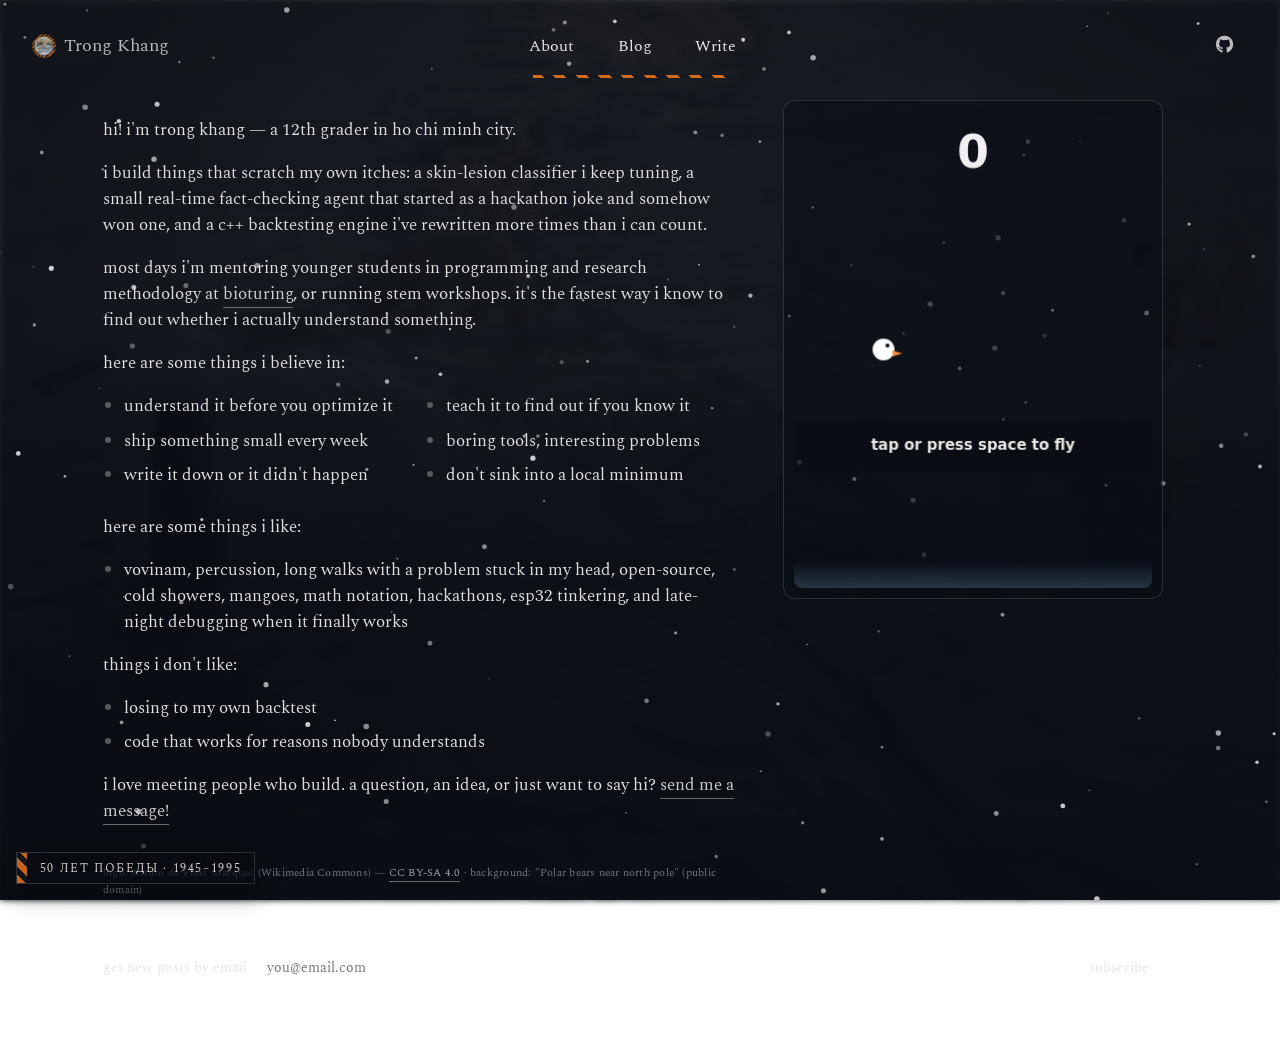
<file: index.html>
<!DOCTYPE html>
<html lang="en">
<head>
    <meta charset="UTF-8">
    <meta name="viewport" content="width=device-width, initial-scale=1.0">
    <title>Trong Khang</title>
    <link rel="icon" href="/img/icon.png">
    <script>(function(){try{var t=localStorage.getItem('theme');if(t==='dark'){document.documentElement.setAttribute('data-theme','dark');}else if(t==='light'){document.documentElement.removeAttribute('data-theme');}}catch(e){}})();</script>
    <style>
        html[data-theme="dark"] {
            --dark-text-color: #949494;
            --nice-div-color: rgb(30, 30, 30);
            --bullet-color: rgb(90,90,90);
            --background-color: #121212;
            --subtle-background-darker: rgb(23, 23, 23);
            --border-background-color: #3b3d3e;
            --code-background-color: #242424;
            --link-background-color: #6b6b6b;
            --link-color: #cfcfcf;
            --color: #e6e6e6;
            --hr-color: dimgray;
            --gradient-bottom: #1e1e1e;
            --gradient-top: var(--background-color);
            --text-primary: #e0e0e0;
            --text-secondary: #a3a3a3;
            --background: #121212;
        }
        html[data-theme="dark"] body { background-color: var(--background, var(--background-color, #121212)); color: var(--text-primary, var(--color, #e6e6e6)); }
        @media (prefers-color-scheme: dark) {
            html:not([data-theme="light"]) body { background-color: #121212; color: #e0e0e0; }
        }
    </style>
    <link rel="preconnect" href="https://fonts.googleapis.com">
    <link rel="preconnect" href="https://fonts.gstatic.com" crossorigin>
    <link rel="stylesheet" href="https://fonts.googleapis.com/css2?family=Jost:ital,wght@0,100..900;1,100..900&family=Spectral:ital,wght@0,200;0,300;0,400;0,500;0,600;0,700;0,800;1,200;1,300;1,400;1,500;1,600;1,700;1,800&display=swap">
    <link rel="stylesheet" href="/static/style.css">
    <style>
        /* Index-only: prevent extra scrolling by compensating for fixed header height */
        body { height: auto; min-height: calc(100vh - 80px); }
        .container {
            max-width: 650px;
            margin: 0 auto;
            padding: 20px 20px 0 20px;
            margin-top: 0; /* Let shared nav control top spacing */
            position: relative;
            z-index: 1;
            font-size: 17px;
        }

        /* Two-column list for beliefs */
        .beliefs-list {
            column-count: 2;
            column-gap: 2rem;
        }
        .beliefs-list li { break-inside: avoid; }
        /* Shift only the bullet (not text) for longer last three items */
        .beliefs-list .shift-left::before { margin-left: -4em; }

        /* Desktop-only: use native bullets for correct alignment in columns */
        @media (min-width: 769px) {
            .beliefs-list { list-style: disc; list-style-position: outside; padding-left: 1.25em; }
            .beliefs-list li { display: list-item; position: static; padding-left: 0; }
            .beliefs-list li::before { content: none !important; }
            .beliefs-list li::marker { color: var(--bullet-color); }
            /* Force 3/3 split: break to next column after 3rd item */
            .beliefs-list > li:nth-child(3) { break-after: column; }
            /* Nudge right-column bullets slightly left for visual balance */
            .beliefs-list > li:nth-child(n+4) { margin-left: -5em; }

            /* Fix alignment for other lists on index page */
            .container ul { list-style: disc; list-style-position: outside; padding-left: 1.25em; }
            .container ul > li { display: list-item; position: static; padding-left: 0; }
            .container ul > li::before { content: none !important; }
            .container ul > li::marker { color: var(--bullet-color); }
        }

        @media (max-width: 768px) {
            body { min-height: calc(100vh - 60px); }
            .container {
                margin-top: -35px; /* Slight upward shift on mobile */
                font-size: 15px;
                line-height: 1.5;
            }
            .beliefs-list { column-count: 1; }
            /* Reset special bullet shift on mobile for clean single list */
            .beliefs-list .shift-left::before { margin-left: -1em; }
            /* Mobile bullet fix: use native bullets for clean alignment */
            .beliefs-list { list-style: disc; list-style-position: outside; padding-left: 1.25em; }
            .beliefs-list li { position: static; padding-left: 0; display: list-item; }
            .beliefs-list li::before { content: none !important; }
            .beliefs-list li::marker { color: var(--bullet-color); }

            /* Apply same native bullet behavior to all content lists for alignment */
            .container ul { list-style: disc; list-style-position: outside; padding-left: 1.25em; }
            .container ul > li { display: list-item; position: static; padding-left: 0; }
            .container ul > li::before { content: none !important; }
            .container ul > li::marker { color: var(--bullet-color); }
        }

        @media (max-width: 480px) {
            .container {
                margin-top: 0;
                font-size: 14px;
                line-height: 1.5;
            }
        }

        /* Home: about + game, two columns on desktop */
        .container { padding-bottom: 4rem; }
        .newsletter {
            display: flex;
            flex-wrap: wrap;
            align-items: center;
            gap: 0.6rem;
            margin-top: 2.5rem;
            font-size: 0.9rem;
            color: var(--color, #e6e6e6);
        }
        .newsletter input {
            flex: 1 1 200px;
            min-width: 0;
            padding: 0.45rem 0.6rem;
            border: 1px solid rgba(255, 255, 255, 0.2);
            border-radius: 6px;
            background: rgba(255, 255, 255, 0.06);
            color: inherit;
            font: inherit;
        }
        .newsletter button {
            padding: 0.45rem 0.8rem;
            border: 1px solid rgba(255, 255, 255, 0.2);
            border-radius: 6px;
            background: rgba(255, 255, 255, 0.1);
            color: inherit;
            font: inherit;
            cursor: pointer;
        }
        .newsletter button:disabled { opacity: 0.6; cursor: default; }
        .newsletter-status { flex-basis: 100%; opacity: 0.8; }
        .game-panel {
            border: 1px solid rgba(255, 255, 255, 0.14);
            border-radius: 12px;
            background: rgba(10, 14, 21, 0.55);
            padding: 10px;
        }
        .game-panel canvas {
            width: 100%;
            height: auto;
            display: block;
            border-radius: 8px;
            touch-action: none;
            outline: none;
        }
        @media (min-width: 1024px) {
            .container {
                width: 100%;
                max-width: 1060px;
            }
            .home-grid {
                display: grid;
                grid-template-columns: minmax(0, 1fr) 380px;
                gap: 3rem;
                align-items: start;
            }
            .game-panel {
                position: sticky;
                top: 96px;
            }
            /* narrow column: keep native bullets, no negative-nudge hack */
            .beliefs-list > li:nth-child(n+4) { margin-left: 0; }
        }
        @media (max-width: 1023px) {
            .game-panel {
                margin: 2rem 0 0;
                max-width: 420px;
            }
        }
    </style>
    <style>
        /* Subtle fade-up reveal */
        .fade-up { opacity: 0; transform: translateY(12px); transition: opacity 420ms ease, transform 420ms ease; will-change: opacity, transform; }
        .fade-up.is-visible { opacity: 1; transform: none; }
    </style>
    <script>document.documentElement.setAttribute('data-theme','dark');</script>
    <link rel="stylesheet" href="/static/theme.css">
    <script src="/js/theme.js" defer></script>
    <script src="/js/flappy.js" defer></script>
</head>

<body>
<link rel="stylesheet" href="/static/nav.css">

<link rel="stylesheet" href="https://cdnjs.cloudflare.com/ajax/libs/font-awesome/6.5.1/css/all.min.css">

<div class="site-nav-wrapper">
    <a href="/" class="site-name">
        <img src="/img/icon.png" alt="Trong Khang Icon">
        Trong Khang
    </a>
    <div class="hamburger">
        <span></span>
        <span></span>
        <span></span>
    </div>
    <nav class="site-nav">
        <a href="/">About</a>
        <a href="/public/blog.html">Blog</a>
        <a href="/public/write.html">Write</a>
    </nav>
    <div class="social-icons">
        <a href="https://github.com/kswisse" target="_blank" aria-label="GitHub"><i class="fab fa-github"></i></a>
    </div>
</div>
<!-- /site header -->
    
    <!-- Shared navigation injected like other pages -->
    <script src="/js/import-nav.js"></script>
    <script>
        // Ensure the header is solid on mobile only (desktop stays transparent)
        (function(){
            function applyNavBackground(){
                try {
                    var wrapper = document.querySelector('.site-nav-wrapper');
                    if (!wrapper) return;
                    var isMobile = window.innerWidth <= 768;
                    if (isMobile) {
                        var explicitTheme = document.documentElement.getAttribute('data-theme');
                        var prefersDark = window.matchMedia && window.matchMedia('(prefers-color-scheme: dark)').matches;
                        var isDark = explicitTheme === 'dark' || (prefersDark && explicitTheme !== 'light');
                        var bg = isDark ? 'rgba(10,14,21,0.94)' : '#ffffff';
                        wrapper.style.setProperty('background-color', bg, 'important');
                    } else {
                        // Remove inline override so desktop CSS can keep it transparent
                        wrapper.style.removeProperty('background-color');
                    }
                } catch(e) {}
            }

            // Wait for nav to be injected, then apply
            var attempts = 0;
            var timer = setInterval(function(){
                var wrapper = document.querySelector('.site-nav-wrapper');
                if (wrapper || attempts > 30) {
                    clearInterval(timer);
                    applyNavBackground();
                }
                attempts++;
            }, 100);

            // Re-apply on system theme changes
            if (window.matchMedia) {
                var mq = window.matchMedia('(prefers-color-scheme: dark)');
                if (mq && mq.addEventListener) {
                    mq.addEventListener('change', applyNavBackground);
                }
            }

            // Update on resize (switching mobile/desktop widths)
            window.addEventListener('resize', applyNavBackground);
        })();
    </script>

    <div class="container">
        <div class="home-grid">
            <div class="about-col">
                <p>hi! i'm trong khang — a 12th grader in ho chi minh city.</p>
                <p>i build things that scratch my own itches: a skin-lesion classifier i keep tuning, a small real-time fact-checking agent that started as a hackathon joke and somehow won one, and a c++ backtesting engine i've rewritten more times than i can count.</p>
                <p>most days i'm mentoring younger students in programming and research methodology at <a href="https://bioturing.com/" target="_blank" rel="noopener">bioturing</a>, or running stem workshops. it's the fastest way i know to find out whether i actually understand something.</p>
                <p>here are some things i believe in:</p>
                <ul class="beliefs-list">
                    <li>understand it before you optimize it</li>
                    <li>ship something small every week</li>
                    <li>write it down or it didn't happen</li>
                    <li>teach it to find out if you know it</li>
                    <li>boring tools, interesting problems</li>
                    <li>don't sink into a local minimum</li>
                </ul>
                <p>here are some things i like:</p>
                <ul>
                    <li>vovinam, percussion, long walks with a problem stuck in my head, open-source, cold showers, mangoes, math notation, hackathons, esp32 tinkering, and late-night debugging when it finally works</li>
                </ul>
                <p>things i don't like:</p>
                <ul>
                    <li>losing to my own backtest</li>
                    <li>code that works for reasons nobody understands</li>
                </ul>
                <p>i love meeting people who build. a question, an idea, or just want to say hi? <a href="/public/contact.html">send me a message!</a></p>
                <p class="site-credit">logo: Arturo de Frias Marques (Wikimedia Commons) — <a href="https://commons.wikimedia.org/wiki/File:Polar_Bear_AdF.jpg" target="_blank" rel="noopener">CC BY-SA 4.0</a> · background: "Polar bears near north pole" (public domain)</p>
            </div>
            <aside class="game-panel" id="game-panel">
                <canvas id="flappy" width="360" height="480" tabindex="0" aria-label="Flappy arctic bird mini-game"></canvas>
            </aside>
        </div>
        <form class="newsletter" id="newsletter">
            <label for="newsletter-email">get new posts by email</label>
            <input id="newsletter-email" name="email" type="email" required placeholder="you@email.com" autocomplete="email">
            <button type="submit">subscribe</button>
            <span class="newsletter-status" id="newsletter-status" role="status"></span>
        </form>
    </div>

    <script>
        // Newsletter signup reuses the contact API; the entry is stored in data/messages.jsonl.
        document.getElementById('newsletter').addEventListener('submit', async function (event) {
            event.preventDefault();
            var email = document.getElementById('newsletter-email');
            var button = this.querySelector('button');
            var status = document.getElementById('newsletter-status');
            button.disabled = true;
            try {
                var res = await fetch('/api/contact', {
                    method: 'POST',
                    headers: { 'Content-Type': 'application/json' },
                    body: JSON.stringify({ name: 'newsletter', email: email.value, message: 'newsletter signup' }),
                });
                if (!res.ok) throw new Error('request failed');
                email.value = '';
                email.disabled = true;
                status.textContent = 'thanks — you are on the list.';
            } catch (err) {
                button.disabled = false;
                status.textContent = 'something went wrong, please try again.';
            }
        });
    </script>

    <script>
        // Page load reveal
        document.addEventListener('DOMContentLoaded', function(){
            var el = document.querySelector('.container');
            if (!el) return;
            el.classList.add('fade-up');
            requestAnimationFrame(function(){ el.classList.add('is-visible'); });
        });
    </script>

    
</body>
</html>
</file>
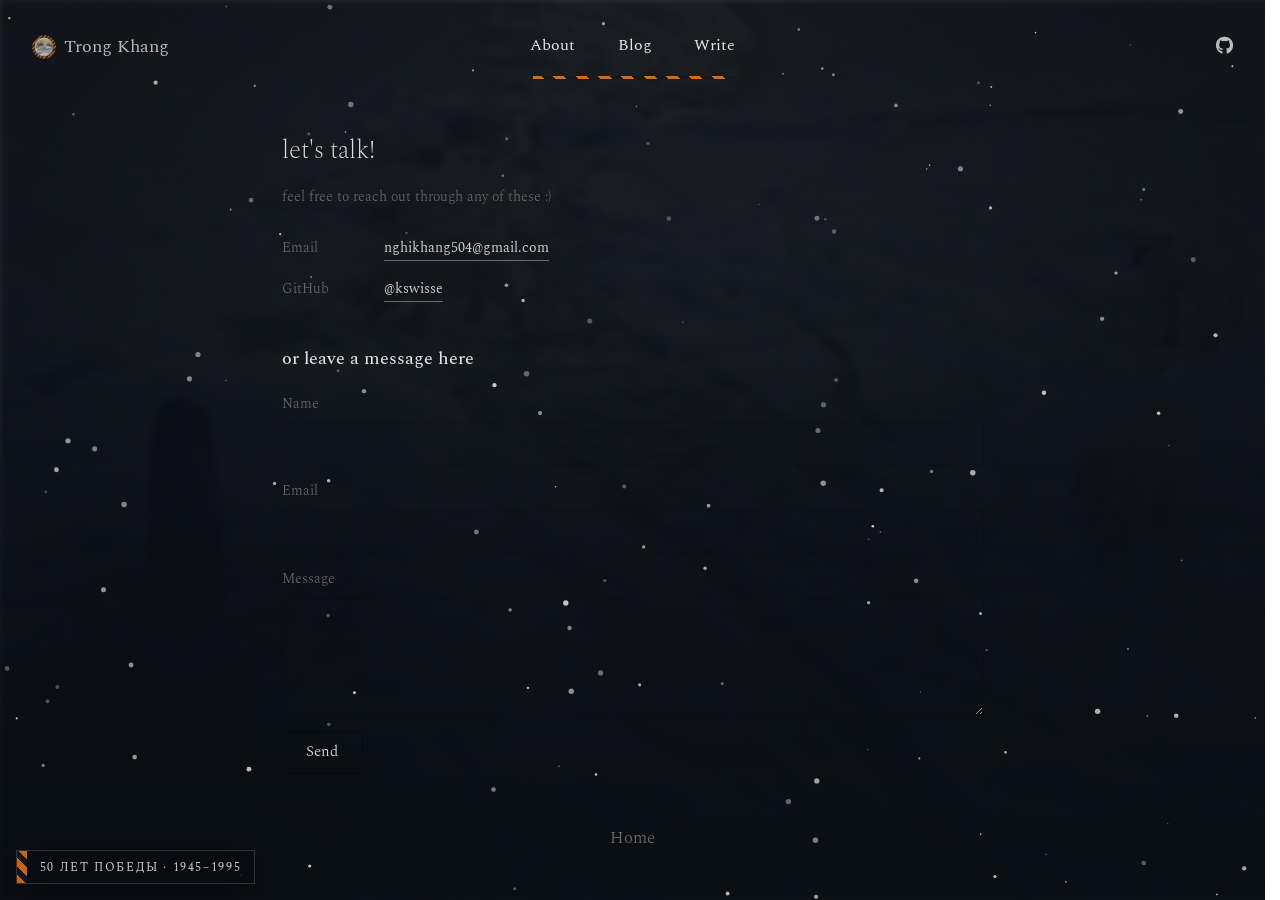
<file: public/contact.html>
<!DOCTYPE html>
<html lang="en">
<head>
    <meta charset="UTF-8">
    <meta name="viewport" content="width=device-width, initial-scale=1.0">
    <title>Contact | Trong Khang</title>
    <link rel="icon" href="/img/icon.png">
    <script>(function(){try{var t=localStorage.getItem('theme');if(t==='dark'){document.documentElement.setAttribute('data-theme','dark');}else if(t==='light'){document.documentElement.removeAttribute('data-theme');}}catch(e){}})();</script>
    <style>
        html[data-theme="dark"] {
            --text-primary: #e0e0e0;
            --text-secondary: #a3a3a3;
            --background: #121212;
        }
        html[data-theme="dark"] body { background: var(--background, #121212); color: var(--text-primary, #e6e6e6); }
        @media (prefers-color-scheme: dark) {
            html:not([data-theme="light"]) body { background: #121212; color: #e0e0e0; }
        }
    </style>
    <link rel="preconnect" href="https://fonts.googleapis.com">
    <link rel="preconnect" href="https://fonts.gstatic.com" crossorigin>
    <link rel="stylesheet" href="https://fonts.googleapis.com/css2?family=Spectral:ital,wght@0,200;0,300;0,500;0,600;0,800;1,200;1,300;1,500;1,600;1,800&display=swap">
    <link rel="stylesheet" href="/static/post.css">
    <style>
        /* Override post.css styles */
        #content-wrap {
            padding-top: 0 !important;
        }

        article {
            margin-top: 0 !important;
            padding-top: 0 !important;
            padding-left: 0 !important;  /* Remove left padding */
            padding-right: 0 !important;  /* Remove right padding */
        }

        header {
            padding: 30px 0 0 0 !important;
            margin-left: 0 !important;  /* Ensure no left margin */
            margin-right: 0 !important;  /* Ensure no right margin */
        }

        .post-heading {
            padding-left: 0 !important;  /* Remove any left padding */
            margin-left: 0 !important;   /* Remove any left margin */
            font-size: 1.5em !important;
            margin-bottom: 0.3em !important;
            margin-top: 0.5em !important;
            text-align: left !important;
        }

        .page-description {
            color: #666 !important;
            font-size: 0.85em !important;
            margin-bottom: 2em !important;
            line-height: 1.6 !important;
            text-align: left !important;
        }

        .contact-list {
            list-style: none !important;
            padding: 0 !important;
            margin: 1.5em 0 1.5em 0 !important;
        }

        .contact-list li {
            margin: 1em 0 !important;
            display: flex !important;
            align-items: center !important;
            gap: 0.8rem !important;
        }

        .contact-list li::before {
            content: none !important;  /* Remove default bullet */
        }

        .contact-label {
            min-width: 90px !important;
            color: #666 !important;
            font-size: 0.85em !important;
        }

        .contact-link {
            font-size: 0.85em !important;
        }

        .tutor-section {
            margin-top: 3em !important;
            padding-top: 1.5em !important;
            border-top: 1px solid rgba(0, 0, 0, 0.1) !important;
        }

        .tutor-section p {
            color: #666 !important;
            font-size: 0.85em !important;
            line-height: 1.6 !important;
        }

        @media (max-width: 987px) {
            header {
                padding: 20px 0 0 0 !important;  /* Removed left/right padding */
            }
            
            .post-heading {
                font-size: 1.4em !important;
            }
        }
    </style>
    <style>
        .contact-form { margin-top: 2.5em; }
        .contact-form h2 {
            font-family: 'Spectral', Times, serif;
            font-size: 1.1em;
            font-weight: 500;
            margin: 0 0 1em 0;
        }
        .contact-form label {
            display: block;
            font-size: 0.85em;
            color: #666;
            margin-bottom: 1em;
        }
        .contact-form input,
        .contact-form textarea {
            display: block;
            width: 100%;
            box-sizing: border-box;
            margin-top: 0.4em;
            padding: 0.6em 0.7em;
            font: inherit;
            font-size: 1.05em;
            color: inherit;
            background: transparent;
            border: 1px solid rgba(0, 0, 0, 0.15);
            border-radius: 4px;
            outline: none;
        }
        .contact-form input:focus,
        .contact-form textarea:focus { border-color: rgba(0, 0, 0, 0.45); }
        .contact-form textarea { resize: vertical; min-height: 8em; }
        .contact-form button {
            font: inherit;
            font-size: 0.9em;
            padding: 0.55em 1.6em;
            color: inherit;
            background: transparent;
            border: 1px solid rgba(0, 0, 0, 0.3);
            border-radius: 4px;
            cursor: pointer;
            transition: background 0.2s ease, border-color 0.2s ease;
        }
        .contact-form button:hover { background: rgba(0, 0, 0, 0.05); border-color: rgba(0, 0, 0, 0.5); }
        .contact-form button:disabled { opacity: 0.5; cursor: default; }
        .form-status { font-size: 0.85em; color: #666; min-height: 1.4em; margin: 1em 0 0 0; }
        @media (prefers-color-scheme: dark) {
            .contact-form input,
            .contact-form textarea,
            .contact-form button { border-color: rgba(255, 255, 255, 0.18); }
            .contact-form input:focus,
            .contact-form textarea:focus { border-color: rgba(255, 255, 255, 0.45); }
            .contact-form button:hover { background: rgba(255, 255, 255, 0.06); border-color: rgba(255, 255, 255, 0.45); }
        }
    </style>
    <script>document.documentElement.setAttribute('data-theme','dark');</script>
    <link rel="stylesheet" href="/static/theme.css">
    <script src="/js/theme.js" defer></script>
</head>
<body>
<link rel="stylesheet" href="/static/nav.css">

<link rel="stylesheet" href="https://cdnjs.cloudflare.com/ajax/libs/font-awesome/6.5.1/css/all.min.css">

<div class="site-nav-wrapper">
    <a href="/" class="site-name">
        <img src="/img/icon.png" alt="Trong Khang Icon">
        Trong Khang
    </a>
    <div class="hamburger">
        <span></span>
        <span></span>
        <span></span>
    </div>
    <nav class="site-nav">
        <a href="/">About</a>
        <a href="/public/blog.html">Blog</a>
        <a href="/public/write.html">Write</a>
    </nav>
    <div class="social-icons">
        <a href="https://github.com/kswisse" target="_blank" aria-label="GitHub"><i class="fab fa-github"></i></a>
    </div>
</div>
<!-- /site header -->
    <script src="/js/import-nav.js"></script>
    <div id="page-wrap" class="fade-up">
        <div id="content-wrap" id="contact-wrap">
            <article>
                <header>
                    <h1 class="post-heading">let's talk!</h1>
                    <p class="page-description">feel free to reach out through any of these :)</p>
                </header>

                <ul class="contact-list">
                    <li>
                        <span class="contact-label">Email</span>
                        <a href="mailto:nghikhang504@gmail.com" class="contact-link">
                            nghikhang504@gmail.com
                        </a>
                    </li>
                    <li>
                        <span class="contact-label">GitHub</span>
                        <a href="https://github.com/kswisse" target="_blank" class="contact-link">@kswisse</a>
                    </li>
                </ul>

                <form class="contact-form" id="contact-form" novalidate>
                    <h2>or leave a message here</h2>
                    <label>Name
                        <input type="text" name="name" maxlength="80" required>
                    </label>
                    <label>Email
                        <input type="email" name="email" maxlength="200" required>
                    </label>
                    <label>Message
                        <textarea name="message" maxlength="4000" required></textarea>
                    </label>
                    <button type="submit">Send</button>
                    <p class="form-status" id="form-status" role="status"></p>
                </form>

                <script>
                    document.getElementById('contact-form').addEventListener('submit', async function (e) {
                        e.preventDefault();
                        const form = e.currentTarget;
                        const status = document.getElementById('form-status');
                        const button = form.querySelector('button');
                        const data = Object.fromEntries(new FormData(form));
                        button.disabled = true;
                        status.textContent = 'sending...';
                        try {
                            const res = await fetch('/api/contact', {
                                method: 'POST',
                                headers: { 'content-type': 'application/json' },
                                body: JSON.stringify(data),
                            });
                            const body = await res.json();
                            if (!res.ok) throw new Error(body.error || 'something went wrong');
                            status.textContent = 'thanks! got your message.';
                            form.reset();
                        } catch (err) {
                            status.textContent = err.message;
                        } finally {
                            button.disabled = false;
                        }
                    });
                </script>
            </article>
            <p style="text-align:center;"><a id="home-footer-link" href="/">Home</a></p>
        </div>
    </div>
    <script>
        // Page load reveal
        document.addEventListener('DOMContentLoaded', function(){
            // Inject minimal CSS once if missing
            if (!document.getElementById('fade-up-style')) {
                var style = document.createElement('style');
                style.id = 'fade-up-style';
                style.textContent = '.fade-up{opacity:0;transform:translateY(12px);transition:opacity 420ms ease,transform 420ms ease;will-change:opacity,transform}.fade-up.is-visible{opacity:1;transform:none}';
                document.head.appendChild(style);
            }
            var root = document.getElementById('page-wrap');
            if (!root) return;
            requestAnimationFrame(function(){ root.classList.add('is-visible'); });
        });
    </script>
</body>
</html>
</file>
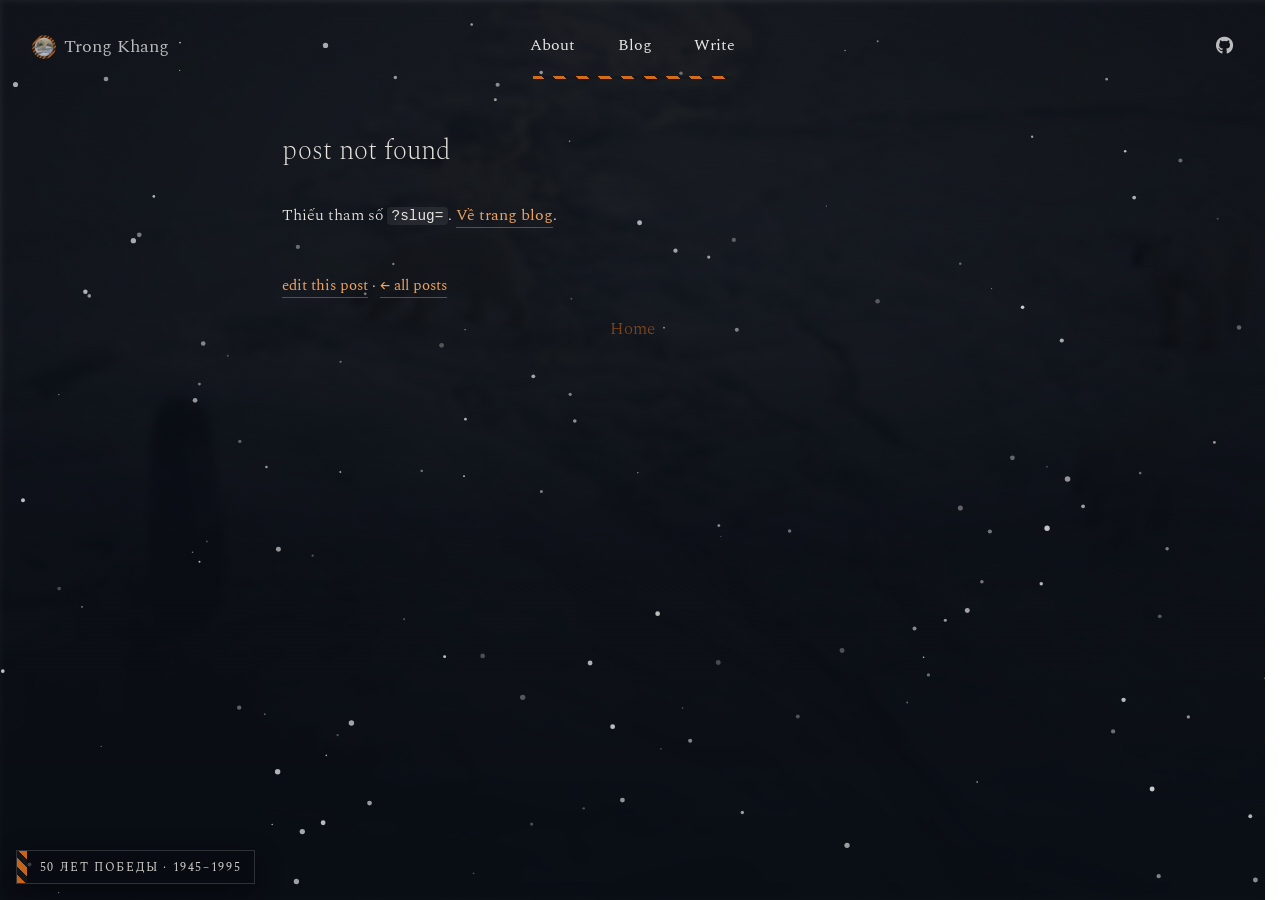
<file: public/post.html>
<!DOCTYPE html>
<html lang="en">
<head>
    <meta charset="UTF-8">
    <meta name="viewport" content="width=device-width, initial-scale=1.0">
    <title>Trong Khang</title>
    <link rel="icon" href="/img/icon.png">
    <script>document.documentElement.setAttribute('data-theme','dark');</script>
    <link rel="preconnect" href="https://fonts.googleapis.com">
    <link rel="preconnect" href="https://fonts.gstatic.com" crossorigin>
    <link rel="stylesheet" href="https://fonts.googleapis.com/css2?family=Jost:ital,wght@0,100..900;1,100..900&family=Spectral:ital,wght@0,200;0,300;0,400;0,500;0,600;0,700;0,800;1,200;1,300;1,400;1,500;1,600;1,700;1,800&display=swap">
    <link rel="stylesheet" href="/static/post.css">
    <link rel="stylesheet" href="/static/nav.css">
    <link rel="stylesheet" href="/static/theme.css">
    <script src="/js/theme.js" defer></script>
    <style>
        #content-wrap { padding-top: 0 !important; }
        article { margin-top: 0 !important; padding-top: 0 !important; padding-left: 0 !important; padding-right: 0 !important; }
        header { padding: 30px 0 0 0 !important; margin-left: 0 !important; margin-right: 0 !important; }
        .post-heading { padding-left: 0 !important; margin-left: 0 !important; font-size: 1.6em !important; margin-bottom: 0.2em !important; margin-top: 0.4em !important; text-align: left !important; }
        .page-description { color: #9aa1ab !important; font-size: 0.85em !important; margin-bottom: 2em !important; line-height: 1.6 !important; text-align: left !important; }
        .post-body { font-size: 1rem; line-height: 1.75; }
        .post-body h1, .post-body h2, .post-body h3 { margin-top: 1.6em; margin-bottom: 0.5em; }
        .post-body h1 { text-align: left; font-size: 1.45em; }
        .post-body h2 { font-size: 1.25em; }
        .post-body ul { list-style: disc; list-style-position: outside; padding-left: 1.4em; }
        .post-body ul > li { position: static; padding-left: 0; margin-bottom: 0.35em; }
        .post-body ul > li::before { content: none; }
        .post-body ol > li { margin-bottom: 0.35em; }
        .post-actions { margin-top: 3em; font-size: 0.9em; }
        .post-actions a { color: var(--link-color); }
    </style>
</head>
<body>
<!-- site header -->
<link rel="stylesheet" href="https://cdnjs.cloudflare.com/ajax/libs/font-awesome/6.5.1/css/all.min.css">
<div class="site-nav-wrapper">
    <a href="/" class="site-name">
        <img src="/img/icon.png" alt="Trong Khang Icon">
        Trong Khang
    </a>
    <div class="hamburger">
        <span></span>
        <span></span>
        <span></span>
    </div>
    <nav class="site-nav">
        <a href="/">About</a>
        <a href="/public/blog.html">Blog</a>
        <a href="/public/write.html">Write</a>
    </nav>
    <div class="social-icons">
        <a href="https://github.com/kswisse" target="_blank" aria-label="GitHub"><i class="fab fa-github"></i></a>
    </div>
</div>
<!-- /site header -->
    <script src="/js/import-nav.js"></script>
    <div id="page-wrap" class="fade-up">
        <div id="content-wrap">
            <article>
                <header>
                    <h1 class="post-heading" id="post-title">…</h1>
                    <p class="page-description" id="post-meta"></p>
                </header>
                <div class="post-body" id="post-body"></div>
                <p class="post-actions">
                    <a id="edit-link" href="/public/write.html">edit this post</a> ·
                    <a href="/public/blog.html">← all posts</a>
                </p>
            </article>
            <p style="text-align:center;"><a id="home-footer-link" href="/">Home</a></p>
        </div>
    </div>
    <script>
        (function () {
            const slug = new URLSearchParams(location.search).get('slug');
            const titleEl = document.getElementById('post-title');
            const metaEl = document.getElementById('post-meta');
            const bodyEl = document.getElementById('post-body');
            const editLink = document.getElementById('edit-link');
            if (!slug) {
                titleEl.textContent = 'post not found';
                metaEl.textContent = '';
                bodyEl.innerHTML = '<p>Thiếu tham số <code>?slug=</code>. <a href="/public/blog.html">Về trang blog</a>.</p>';
                return;
            }
            editLink.href = '/public/write.html?slug=' + encodeURIComponent(slug);
            fetch('/api/posts/' + encodeURIComponent(slug))
                .then(function (res) {
                    if (!res.ok) throw new Error('not found');
                    return res.json();
                })
                .then(function (post) {
                    document.title = post.title + ' — Trong Khang';
                    titleEl.textContent = post.title;
                    metaEl.textContent = [post.date, post.category].filter(Boolean).join(' · ');
                    bodyEl.innerHTML = post.html;
                })
                .catch(function () {
                    titleEl.textContent = 'post not found';
                    bodyEl.innerHTML = '<p>This post does not exist (or was deleted).</p>';
                });
        })();
    </script>
</body>
</html>
</file>
<file: static/style.css>
body {
    background-color: #ffffff;
    font-family: 'Spectral', Times, serif;
    padding: 0;
    margin: 0;
    font-size: 18px;
    display: flex;
    justify-content: center;
    align-items: flex-start;
    height: 100vh;
    text-align: left;
    overflow: auto;
}

.container {
    width: 65%;
    max-width: 800px;
    margin-top: 14vh;
}

:root {
    /*
    --background-color: #d9e4ec;
    --color: #385e72;*/

    --serif-font: 'Spectral', serif;
    --sans-font: 'Helmet Neue', 'Helvetica', sans-serif;
    --mono-font: 'Helmet', 'Courier', monospace;
    --nav-font: 'Helmet', 'Helvetica', sans-serif;
    --header-font: 'Spectral';

    /* Light Mode Theme:*/
    --dark-text-color: rgb(148, 148, 148);
    --nice-div-color: rgb(249, 247, 246);
    --bullet-color: rgb(184, 184, 184);
    /*--link-background-color: rgba(221, 188, 187, 0.376);*/
    /* old color: --link-color: rgb(227, 86, 82);*/
    /*--link-color: rgb(113, 113, 113);*/
    --link-color: #52525b;
    --link-background-color: #9191a07f;
    --background-color: white;
    --subtle-background-darker: rgb(252, 248, 243);
    --border-background-color: #e0e0e0;
    --code-background-color: rgb(245,245,245);
    --color: black;
    --hr-color: black;
    --gradient-bottom: #f0f0f0;
    --gradient-top: var(--background-color);
}
@media (max-width: 600px) {
    .container {
        width: 80%;
        padding: 20px;
        margin-top: 25px;
    }
    
    body {
        align-items: flex-start;
        overflow: auto;
        min-height: 100vh;
    }
}

#particles-js {
    position: fixed;
    width: 100%;
    height: 100%;
    top: 0;
    left: 0;
    z-index: 0;
}

/* Make the site nav sticky with blur on content pages, too */
.site-nav-wrapper {
    position: sticky;
    top: 0;
    z-index: 1000;
    -webkit-backdrop-filter: saturate(180%) blur(8px);
    backdrop-filter: saturate(180%) blur(8px);
    background-color: rgba(255,255,255,0.55) !important;
}

@media (max-width: 768px) {
    .site-nav-wrapper {
        position: fixed;
        background-color: rgba(255,255,255,0.85) !important;
    }
}

.container {
    position: relative;
    z-index: 1; 
}

blockquote {
    font-style: italic;
    background-color: var(--code-background-color);
    padding: 5px 20px;
    border-left: 2px solid var(--border-background-color);
    border-radius: 8px;
}

.blockquote-noitalics {
    font-style: normal;
}

a {
    /*font-variant: small-caps;*/
    font-weight: 400;
    /*text-transform: capitalize;*/
    text-decoration: none;

    color: var(--link-color); 
    border-bottom: 0.1em solid var(--link-background-color);    

    -webkit-transition: all 0.3s;
    transition: all 0.3s;
}

a:hover {
    cursor: pointer;
    border-bottom: 0.1em solid var(--color);
    color: var(--link-underline-color);
}

ul {
    list-style-type: none;
    padding-left: 0;
}

li p {
    display: inline;
}

ul > li::before {
    content: "•";
    color: var(--bullet-color);
    position: absolute;
    left: 0;
    top: 0.1em;
    font-size: 30px;
    line-height: 1;
}

ul > li {
    position: relative;
    padding-left: 1.2em;
    margin-bottom: 0.5em;
}

ol > li {
    margin-bottom: 0.7em;
}

ol > li::marker {
    color: var(--bullet-color);
}

/* Dark mode support */
@media (prefers-color-scheme: dark) {
    :root {
        --dark-text-color: #949494;
        --nice-div-color: rgb(30, 30, 30);
        --bullet-color: rgb(90,90,90);
        --background-color: #121212;
        --subtle-background-darker: rgb(23, 23, 23);
        --border-background-color: #3b3d3e;
        --code-background-color: #242424;
        --link-background-color: #6b6b6b; 
        --link-color: rgb(161, 161, 161);
        --color: rgb(200,200,200);
        --hr-color: dimgray;
        --gradient-bottom: #1e1e1e;
        --gradient-top: var(--background-color);
    }
    
    body {
        background-color: var(--background-color);
        color: var(--color);
    }
    
    /* Update particles.js background for dark mode */
    #particles-js {
        background-color: var(--background-color);
    }
    
    /* Dark mode navigation colors */
    .site-nav-wrapper {
        background-color: var(--background-color) !important;
    }
    
    .site-name {
        color: var(--color) !important;
    }
    
    .site-nav a {
        color: var(--color) !important;
    }
    
    .site-nav a:hover {
        border-bottom: 0.1em solid var(--color) !important;
        color: var(--color) !important;
    }
    
    .social-icons a {
        color: var(--color) !important;
    }
    
    /* Dark mode mobile menu */
    @media (max-width: 768px) {
        .site-nav {
            background-color: var(--background-color) !important;
        }
        
        .hamburger span {
            background-color: var(--color);
        }
    }
}
</file>
<file: static/theme.css>
/* Arctic / 50-years-of-Victory theme: animated photo backdrop, snowfall, St. George ribbon. */

html[data-theme="dark"] {
    --text-primary: #e9e7e2;
    --text-secondary: #a8adb6;
    --background: #0a0e15;
    --technical-bg: rgba(59, 130, 246, 0.25);
    --reflection-bg: rgba(232, 117, 26, 0.25);
    --article-bg: rgba(139, 92, 246, 0.25);
    --link-color: #f0a45f;
    --link-background-color: rgba(232, 117, 26, 0.5);
    --bullet-color: #7f8896;
    --code-background-color: rgba(255, 255, 255, 0.06);
    --border-background-color: rgba(255, 255, 255, 0.16);
    --ribbon-orange: #e8751a;
    --ribbon-black: #16181c;
}

body {
    background-color: transparent !important;
    color: var(--text-primary) !important;
}

/* --- animated backdrop --- */
.arctic-bg {
    position: fixed;
    inset: 0;
    z-index: 0;
    background: url('/img/polar-bear-bg.jpg') center / cover no-repeat;
    filter: blur(3px) brightness(0.42) saturate(0.85);
    animation: arctic-drift 70s ease-in-out infinite alternate;
    will-change: transform;
}

@keyframes arctic-drift {
    from { transform: scale(1.04) translate3d(0, 0, 0); }
    to   { transform: scale(1.2) translate3d(-1.5%, -1.5%, 0); }
}

.arctic-veil {
    position: fixed;
    inset: 0;
    z-index: 0;
    pointer-events: none;
    background:
        radial-gradient(120% 90% at 50% 0%, rgba(10, 14, 21, 0.35), rgba(10, 14, 21, 0.85) 70%),
        linear-gradient(180deg, rgba(8, 11, 17, 0.72), rgba(8, 11, 17, 0.5) 40%, rgba(8, 11, 17, 0.92));
}

#snow {
    position: fixed;
    inset: 0;
    z-index: 1;
    pointer-events: none;
}

/* content sits above the backdrop */
.container,
.blog-page,
#page-wrap,
article,
footer {
    position: relative;
    z-index: 2;
}

/* --- St. George ribbon accents --- */
.site-nav::after {
    background-image: repeating-linear-gradient(45deg, var(--ribbon-orange) 0 8px, var(--ribbon-black) 8px 16px) !important;
    background-color: transparent !important;
    height: 3px !important;
    opacity: 0.9;
}

.victory-badge {
    position: fixed;
    left: 1rem;
    bottom: 1rem;
    z-index: 60;
    display: flex;
    align-items: stretch;
    font-family: 'Spectral', Times, serif;
    font-size: 0.72rem;
    letter-spacing: 0.14em;
    text-transform: uppercase;
    text-decoration: none;
    border: 1px solid rgba(255, 255, 255, 0.18);
    box-shadow: 0 8px 28px rgba(0, 0, 0, 0.5);
    opacity: 0.85;
    transition: opacity 0.25s ease, transform 0.25s ease;
}

.victory-badge:hover { opacity: 1; transform: translateY(-2px); }

.victory-badge .ribbon {
    width: 10px;
    background: repeating-linear-gradient(45deg, var(--ribbon-orange) 0 6px, var(--ribbon-black) 6px 12px);
}

.victory-badge .label {
    background: rgba(8, 11, 17, 0.82);
    color: #f2efe9;
    padding: 0.4rem 0.8rem;
    white-space: nowrap;
}

@media (max-width: 768px) {
    .victory-badge { font-size: 0.62rem; left: 0.5rem; bottom: 0.5rem; }
}

/* --- blog / post tweaks for the dark backdrop --- */
.blog-empty {
    font-size: 1rem;
    color: var(--text-secondary);
    padding: 1rem 1.25rem;
}

.blog-empty a { color: var(--link-color); }

/* --- image credit (CC BY-SA) --- */
.site-credit {
    margin-top: 2.5rem;
    font-size: 0.7rem;
    color: #6f7681;
    letter-spacing: 0.02em;
}
.site-credit a { color: #9aa1ab; }

.post-body img { max-width: 100%; height: auto; border-radius: 4px; }
.post-body pre {
    background: rgba(0, 0, 0, 0.45);
    padding: 1rem;
    overflow-x: auto;
    border-radius: 6px;
    border: 1px solid var(--border-background-color);
}
.post-body code { font-family: 'JetBrains Mono', 'Courier New', monospace; font-size: 0.9em; }
.post-body :not(pre) > code {
    background: rgba(255, 255, 255, 0.08);
    padding: 0.1em 0.35em;
    border-radius: 4px;
}
.post-body blockquote {
    background: rgba(255, 255, 255, 0.05);
    border-left: 3px solid var(--ribbon-orange);
}
.post-body hr { border: none; border-top: 1px solid var(--border-background-color); }

@media (prefers-reduced-motion: reduce) {
    .arctic-bg { animation: none; }
}
</file>
<file: static/nav.css>
/* Reserve scrollbar space so centered nav links sit at the same spot on
       scrolling and non-scrolling pages */
    html {
        scrollbar-gutter: stable;
    }

    /* Desktop: keep header transparent in both themes */
    @media (min-width: 769px) {
        .site-nav-wrapper {
            background: transparent !important;
        }
    }

    /* Global theme overrides when toggled to dark */
    html[data-theme="dark"] {
        --dark-text-color: #949494;
        --nice-div-color: rgb(30, 30, 30);
        --bullet-color: rgb(90,90,90);
        --background-color: #121212;
        --subtle-background-darker: rgb(23, 23, 23);
        --border-background-color: #3b3d3e;
        --code-background-color: #242424;
        --link-background-color: #6b6b6b;
        --link-color: #cfcfcf;
        --color: #e6e6e6;
        --hr-color: dimgray;
        --gradient-bottom: #1e1e1e;
        --gradient-top: var(--background-color);
        /* Blog/Projects token set */
        --text-primary: #e0e0e0;
        --text-secondary: #a3a3a3;
        --background: #121212;
        --technical-bg: rgba(59, 130, 246, 0.08);
        --reflection-bg: rgba(245, 158, 11, 0.08);
        --article-bg: rgba(139, 92, 246, 0.08);
        --research-bg: rgba(34, 197, 94, 0.08);
        --web-bg: rgba(239, 68, 68, 0.08);
        --tools-bg: rgba(168, 85, 247, 0.08);
    }

    /* Ensure nav text is bright in dark mode */
    html[data-theme="dark"] .site-name,
    html[data-theme="dark"] .site-nav a,
    html[data-theme="dark"] .social-icons a {
        color: #e6e6e6 !important;
    }

    html[data-theme="dark"] .site-nav a:hover {
        border-bottom: none !important;
        color: #ffffff !important;
    }

    /* Ensure nav backgrounds are dark when toggled */
    html[data-theme="dark"] .site-nav-wrapper {
        background-color: transparent !important; /* keep transparent to show particles */
    }

    @media (max-width: 768px) {
        html[data-theme="dark"] .site-nav {
            background-color: #121212 !important;
        }
    }

    .site-nav-wrapper {
        width: 100%;
        padding: 2rem 0 0.5rem 0;
        margin-bottom: 3rem;
        box-sizing: border-box;
        position: absolute;
        top: 0;
        left: 0;
        z-index: 2;
        height: 80px;
        display: flex;
        justify-content: center;
        background: transparent !important; /* allow particles behind header */
    }

    .site-name {
        position: absolute;
        left: 2rem;
        font-family: 'Spectral', Times, serif !important;
        font-size: 18px !important;
        color: #52525b !important;
        text-decoration: none !important;
        opacity: 0.8;
        transition: opacity 0.2s ease;
        border: none !important;
        background: none !important;
        display: flex !important;
        align-items: center !important;
        gap: 0.5rem !important;
    }

    .site-name:hover {
        opacity: 1;
        border: none !important;
    }

    .site-name img {
        width: 24px !important;
        height: 24px !important;
        border-radius: 50% !important;
        object-fit: cover !important;
    }

    body {
        padding-top: 80px !important;
    }

    .site-nav {
        text-align: center;
        padding: 0;
        margin: 0;
        list-style: none;
        position: relative;
    }

    .site-nav::after {
        content: '';
        display: block;
        width: 200px;
        height: 1px;
        background-color: #e0e0e0;
        margin: 1rem auto 0;
    }

    .site-nav a {
        display: inline-block;
        margin: 0 1.2rem;
        padding: 0;
        color: #52525b !important;
        text-decoration: none !important;
        font-family: 'Spectral', Times, serif !important;
        font-size: 16px !important;
        line-height: normal !important;
        border: none !important;
        background: none !important;
        transition: color 0.25s ease !important;
        position: relative;
        z-index: 2;
        font-weight: normal !important;
    }

    .site-nav a::after {
        content: '';
        position: absolute;
        left: 0;
        right: 0;
        bottom: -3px;
        height: 1px;
        background-color: currentColor;
        transform: scaleX(0);
        transform-origin: center;
        transition: transform 0.28s cubic-bezier(0.22, 1, 0.36, 1);
    }

    .site-nav a:hover::after {
        transform: scaleX(1);
    }

    /* border-bottom: none guards against page stylesheets that still set a
       bordered hover on nav links */
    .site-nav a:hover {
        border-bottom: none !important;
        background: none !important;
        color: #18181b !important;
    }

    .social-icons {
        position: absolute;
        right: 2rem;
        display: flex;
        gap: 1.2rem;
        align-items: center;
    }

    .social-icons a {
        color: #52525b !important;
        text-decoration: none !important;
        border: none !important;
        transition: opacity 0.2s ease;
        opacity: 0.8;
        font-size: 18px;
    }

    .social-icons a:hover {
        opacity: 1;
        border: none !important;
    }

    /* Mobile Styles */
    @media (max-width: 768px) {
        .site-nav-wrapper {
            position: fixed;
            top: 0;
            left: 0;
            width: 100%;
            padding: 0.5rem 0;
            height: 60px;
            flex-direction: column;
            align-items: center;
            background-color: #ffffff !important;
            z-index: 999;
        }

        .site-name {
            position: absolute;
            left: 1rem;
            top: 1rem;
            margin: 0;
            font-size: 18px !important;
            display: flex !important;
            align-items: center !important;
            justify-content: flex-start !important;
            gap: 0.5rem !important;
            text-align: left;
        }

        .site-name img {
            width: 20px !important;
            height: 20px !important;
        }

        .hamburger {
            position: absolute;
            right: 1rem;
            top: 0.7rem;
            display: block;
            cursor: pointer;
            padding: 10px;
            z-index: 3;
        }

        .hamburger span {
            display: block;
            width: 25px;
            height: 2px;
            background-color: #52525b;
            margin: 5px 0;
            transition: all 0.3s ease;
        }

        .site-nav {
            position: fixed;
            top: 60px; /* directly below header */
            left: 0;
            width: 100%;
            display: none;
            background-color: rgba(10,14,21,0.96);
            box-shadow: 0 2px 5px rgba(0,0,0,0.1);
            padding: 1rem 0 0.5rem 0;
            z-index: 998;
        }

        .site-nav.active {
            display: block;
        }

        .site-nav a {
            display: block;
            margin: 0.5rem 0;
            font-size: 16px !important;
            padding: 0.5rem 2rem;
            text-align: center;
        }

        /* Hamburger animation */
        .hamburger.active span:nth-child(1) {
            transform: rotate(45deg) translate(5px, 5px);
        }

        .hamburger.active span:nth-child(2) {
            opacity: 0;
        }

        .hamburger.active span:nth-child(3) {
            transform: rotate(-45deg) translate(7px, -7px);
        }

        /* Remove the line under nav in mobile view */
        .site-nav::after {
            display: none;
        }

        /* No hover underline in the mobile menu (links are full-width rows) */
        .site-nav a::after {
            display: none;
        }

        body {
            padding-top: 60px !important; /* prevent overlap with fixed header */
        }

        /* Mobile social links container inside expanded menu */
        .site-nav .mobile-social {
            margin: 0.75rem 0 1rem 0;
            display: flex;
            gap: 1.2rem;
            align-items: center;
            justify-content: center;
            width: 100%;
            padding-top: 0.75rem;
            border-top: 1px solid rgba(0,0,0,0.08);
        }
    }

    /* Even smaller screens */
    @media (max-width: 480px) {
        .site-nav a {
            margin: 0.2rem 0.4rem;
            font-size: 14px !important;
        }

        body {
            padding-top: 60px !important;
        }
    }

    /* Dark mode support for navigation */
    @media (prefers-color-scheme: dark) {
        /* Keep header transparent on desktop dark mode */
        .site-nav-wrapper {
            background-color: transparent !important;
        }
        
        .site-name {
            color: rgb(200,200,200) !important;
        }
        
        .site-nav::after {
            background-color: #3b3d3e;
        }
        
        .site-nav a {
            color: rgb(200,200,200) !important;
        }
        
        .site-nav a:hover {
            border-bottom: none !important;
            color: #ffffff !important;
        }
        
        .social-icons a {
            color: rgb(200,200,200) !important;
        }
        
        /* Dark mode mobile menu */
        @media (max-width: 768px) {
            .site-nav-wrapper {
                background-color: #121212 !important;
            }
            .site-nav {
                background-color: #121212 !important;
            }
            
            .hamburger span {
                background-color: rgb(200,200,200);
            }
        }
    }
</file>
<file: static/post.css>
@font-face {
    font-family: 'Space Mono Regular';
    src: url('/fonts/SpaceMono-Regular.ttf') format('truetype');
}

@font-face {
    font-family: 'Space Mono';
    src: url('/fonts/SpaceMono-Bold.ttf') format('truetype');
    font-weight: bold;
}


@font-face {
    font-family: 'Helmet';
    src: url('/static/fonts/Helmet-Regular.ttf') format("truetype");
}

/* ========== General Body/Content Wrapper styles ==========*/

body {
    font-family: var(--serif-font);
    background-color: var(--background-color);
    color: var(--color);
    font-weight: 300;
    font-size: 12.5pt;
    line-height: 1.65; /* slightly more comfortable reading */
}


.mobile-only {
    display: none;
}

#content-wrap {
    padding: 1.5% calc((100% - 78ch)/2) 0;
}

#nice-looking-color-div {
    position: fixed; 
    top:0px;
    left:0px;
    background-color: var(--nice-div-color);
    width: 40px;
    height: 100%;
}

#page-wrap {
    margin: 0px;
}

/* ========== Text Element Styles ========== */
/*     e.g. headers, bold text, and links    */

h1, h2, h3, h4, h5 {
    font-family: var(--header-font);
    font-weight: 200;
}

h1 {
    text-align: center;
    margin-bottom: 0px;
    font-size: 1.2em;
}

h5 {
    text-align: center;
}

strong {
    font-weight: 600;
}


a {
    /*font-variant: small-caps;*/
    font-weight: 400;
    /*text-transform: capitalize;*/
    text-decoration: none;

    color: var(--link-color); 
    border-bottom: 0.1em solid var(--link-background-color);    

    -webkit-transition: all 0.3s;
    transition: all 0.3s;
}

a:hover {
    cursor: pointer;
    border-bottom: 0.1em solid var(--color);
    color: var(--link-underline-color);
}


/*  ========== Page Element Styles ==========  */
/*  E.g. blockquotes, code, preformatted text, */
/*                 and lists.                  */

blockquote {
    font-style: normal;
    background: none;
    padding: 0.25rem 0 0.25rem 1rem;
    border-left: 3px solid #b0b0b0; /* darker grey */
    border-radius: 0;
    margin: 1rem 0;
    text-align: left;
}

.blockquote-noitalics {
    font-style: normal;
}

code {
    background-color: var(--code-background-color);
    font-family: var(--mono-font);
    padding: 0.15em;
    border-radius: 0.3em;
    word-wrap: break-word;
}

pre {
    background-color: var(--code-background-color);
    padding: 10px;
    width: fit-content;
    padding-top: 0px;
    max-width: 100%;
}

pre > code {
    background-color: transparent;
    padding: 0px;
    border-radius: 0px;
    overflow: scroll;
    max-width: 100%;
    width: fit-content;
}

ul {
    list-style-type: none;
}

li p {
    display: inline;
}

ul > li::before {
    content: "•";
    color: var(--bullet-color);
    display: inline-block;
    width: 0.75em;
    margin-left: -1em;
    font-size: 30px;
    line-height: 0;
    position: relative; 
    top: 0.1em;
}

ul > li {
    margin-bottom: 0.5em;
}

ol > li {
    margin-bottom: 0.7em;
}

ol > li::marker {
    color: var(--bullet-color);
}

hr {
    color: var(--bullet-color); 
    border-bottom: 0px;
    width: 50%;
    margin-top: 2em;
}

th {
    font-weight: 700;
}

td {
    padding: 0.25em;

}

.center {
    text-align: center;
}

.page-tags {
    font-size: 0.9em;
    text-align: center;
}

.tag {
    font-variant: normal;
    font-weight: 300;
    color: var(--link-color);
    text-decoration: none;
    transition: all 0.3s;
}

.tag:hover {
    color: var(--color);
    transition: all 0.3s;
    cursor: pointer;
}

mjx-container { 
    /* MathJax; doesn't actually do much lol */
    max-inline-size: 100%;
    overflow: scroll;
}


.page-img {
    max-width: 100%;
    overflow: hidden;
    border-radius: 0.3em;
}

.footnote-ref {
    margin-left: 0.2em;
    margin-right: 0.3em;
    height: 1.25em;
    display: inline-block;
}

.footnote {
    border: 1px solid var(--link-background-color);
}

.footnote > hr {
    display:none; 
}

.footnote-header {
    position: relative;
    top: 0.9em;
    left: 2em;
    padding:0px 10px;
    background-color: var(--background-color);
    width: fit-content;
    margin: 0px;
}

.dark-text {
    color: var(--dark-text-color);
}

/* Styling the title bar for pages. */

#page-title {
    color: var(--bullet-color);
}

/* Style for all images within the post content */
.post-content-img {
    width: 100%;         /* Fill the width of its container */
    max-width: 800px;    /* Maximum width to match text content */
    height: auto;        /* Maintain aspect ratio */
    margin: 1rem auto;   /* Center the image with consistent vertical spacing */
    display: block;      /* Ensures proper centering */
    border-radius: 8px;
    box-shadow: 0 2px 4px rgba(0,0,0,0.1);
}

/* Also handle the main post image at the top */
#post-img {
    width: 100%;
    max-width: 800px;
    height: auto;
    margin: 1rem auto;
    display: none; /* Hide hero image on reflective posts */
    border-radius: 8px;
    box-shadow: 0 2px 4px rgba(0,0,0,0.1);
}

/* Style for the expandable sections */
details {
    width: 100%;
    max-width: 800px; 
    margin: 1rem auto;
    padding: 0.5rem;
    border-radius: 8px;
    background-color: #f8f9fa;
}

/* ========== The "back to home" button. ========== */

#home-footer-link {
    font-variant: normal;
    font-weight: 300;

    border: none;    

    color: var(--link-background-color);
    text-decoration: none;
    transition: all 0.3s;
}

#home-footer-link:hover {
    color: var(--link-underline-color);
    text-decoration: none;
    transition: all 0.3s;

    cursor: pointer;
}

article > p > img {
    max-width: 100%;
}

/* Remove extra top spacing breaks added in some posts */
br.desktop-only { display: none; }

/* MOBILE STYLES (at bottom of page in order to override)*/ 
@media only screen and (max-width: 987px) {

    a {
        transition: none;
    }

    a:hover {
        transition: none;
    }

    body {
        font-size: 12.5pt;
        line-height: 1.7; /* maintain readability on small screens */
    }

    .desktop-only {
        display: none;
    }
    
    .mobile-only {
        display: inherit;
    }

    #page-wrap {
        margin: 1em 0px 0px 0px;
    }

    #content-wrap {
        padding: 0% 6% 0 6%;
    }

    #nice-looking-color-div {
        display:none;
    }

    h5 {
        text-align: center;
        margin-bottom: 15px;
    }

    ul > li::before {
        font-size: 18pt;
    }

    .post {
        max-width: calc(100vw - 72px);
        overflow-wrap: break-word;
    }

    blockquote {
        margin: 8px;
    }

    pre {
        overflow: scroll;
        max-width: 100%;

    }
    
    pre > code {
        display: inline-block;
        overflow: scroll;
    }
    code {
        word-wrap: break-word;
    }

    #index-post-link {
        display: none;
    }

    .table-of-contents {
        width: 100%;
        margin-left: initial;
    }

    td {
        border-bottom: 5px solid transparent;
    }

}

@media (prefers-color-scheme: dark) {

    /*
    */

}

header {
    padding: 8px 0 6px;
}

.post-hr {
    color: var(--hr-color);
}

.post-heading {
    text-align: center; 
    font-size: 1.45em;
    max-width: 600px; 
    margin-bottom: 6px; 
    margin-top: 2px;
    margin-left: auto;
    margin-right: auto;
}


#post-subheading {
    text-align: center;
}

/* Hide subtitle and tags on reflective/simple content pages */
#post-subheading,
.tag { display: none !important; }

#created {
    font-size: 13px;
    color: var(--link-underline-color);
    font-style: italic;
    margin: 0px;
    font-size: 0.75em;
}

h2 {
    margin-top: 36px;
}

#post-img {
    max-width: 100%;
    overflow: hidden;
    border-radius: 0.3em;
}

/* Class so that I can embed right-align text in markdown files */

.right-align {
    text-align: right;
}

article > p:first-of-type::first-letter {
    font-size: inherit;
    line-height: inherit;
    float: none;
    font-weight: inherit;
    padding-right: 0;
    padding-top: 0;
    position: static;
}

article > p:first-of-type::first-line {
    font-variant: normal;
    font-weight: inherit;
    border: 0;
}

/* MOBILE ONLY STYLES */

@media only screen and (max-width: 987px) {

    header {
        background:none;
        padding-top: 0em;
        padding-bottom: 0em;
        padding-left: 5px;
    }

    .post-heading {
        font-size: 1.5em;
        text-align: left;
        padding-top: 0em; 
        margin: 0em;
    }

    header > h5 {
        text-align: left; 
        margin-top: 0.5em;
    }

    #post-img {
        min-height: 16em;
        object-fit: cover;
        border-radius: 6px;
    }

    #post-subheading {
        display:none;
    }

}

:root {
    /*
    --background-color: #d9e4ec;
    --color: #385e72;*/

    --serif-font: 'Spectral', serif;
    --sans-font: 'Helmet Neue', 'Helvetica', sans-serif;
    --mono-font: 'Helmet', 'Courier', monospace;
    --nav-font: 'Helmet', 'Helvetica', sans-serif;
    --header-font: 'Spectral';

    /* Light Mode Theme:*/
    --dark-text-color: rgb(148, 148, 148);
    --nice-div-color: rgb(249, 247, 246);
    --bullet-color: rgb(184, 184, 184);
    /*--link-background-color: rgba(221, 188, 187, 0.376);*/
    /* old color: --link-color: rgb(227, 86, 82);*/
    /*--link-color: rgb(113, 113, 113);*/
    --link-color: #52525b;
    --link-background-color: #9191a07f;
    --background-color: white;
    --subtle-background-darker: rgb(252, 248, 243);
    --border-background-color: #e0e0e0;
    --code-background-color: rgb(245,245,245);
    --color: black;
    --hr-color: black;
    --gradient-bottom: #f0f0f0;
    --gradient-top: var(--background-color);
}


.light-mode-hidden {
    display:none;
}

@media (prefers-color-scheme: dark) {
    :root {
        --dark-text-color: #949494;
        --nice-div-color: rgb(30, 30, 30);
        --bullet-color: rgb(90,90,90);
        --background-color: #121212;
        --subtle-background-darker: rgb(23, 23, 23);
        --border-background-color: #3b3d3e;
        --code-background-color: #242424;
        --link-background-color: #6b6b6b; 
        --link-underline-color: #5e5e5e;
        --link-color: rgb(161, 161, 161);
        --color: rgb(200,200,200);
        --hr-color: dimgray;
        --gradient-bottom: #1e1e1e;
        --gradient-top: var(--background-color);
    }    

    .dark-mode-hidden {
        display:none;
    }

    .light-mode-hidden {
        display:inherit;
    }

    img {
        filter: brightness(.8) contrast(1.2);
    }
}
</file>
